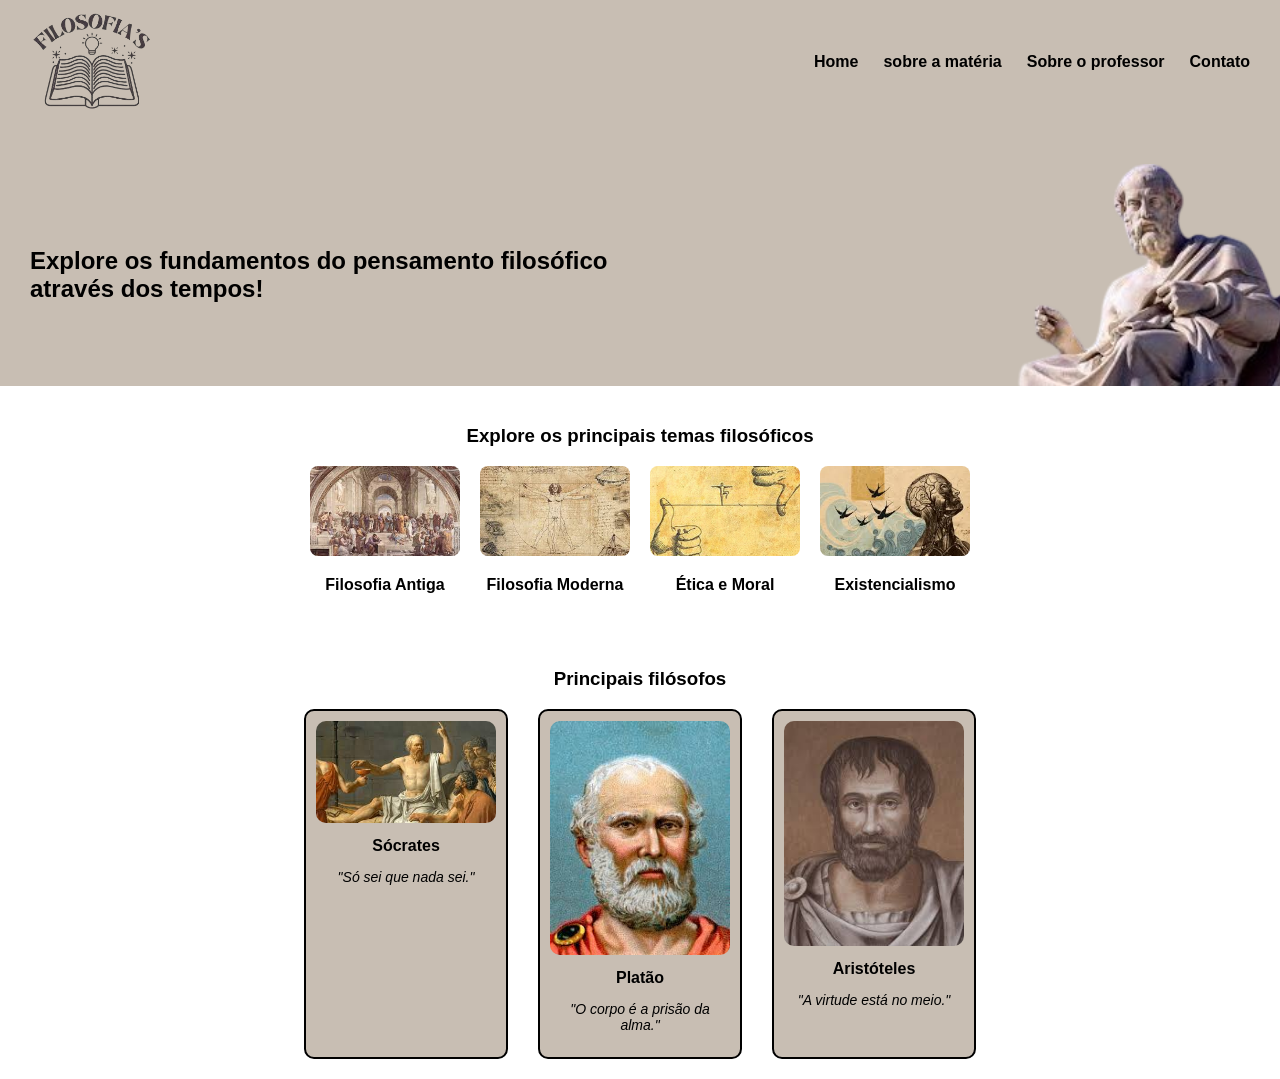
<file: index.html>
<!DOCTYPE html>
<html lang="pt-BR">
<head>
  <meta charset="UTF-8">
  <title>FiloMundi</title>
  <link rel="stylesheet" href="css/style.css">
   <link rel="website icon" type="png" href="img/logo.png">
</head>
<body>
  <header>
    <div class="logo"> 
      <img src="img/logo.png" alt="Logo Filosofias">
    </div>
    <nav>
      <ul>
        <li><a href="index.html">Home</a></li>
        <li><a href="index2.html">sobre a matéria</a></li>
        <li><a href="index4.html">Sobre o professor</a></li>
        <li><a href="index3.html">Contato</a></li>
      </ul>
    </nav>
  </header>

  <section class="apresentacao">
    <h2>Explore os fundamentos do pensamento filosófico <br>através dos tempos!</h2>
    <img src="img/platao.png" alt="Imagem de Platão" class="platao">
  </section>

  <section class="temas">
    <h3>Explore os principais temas filosóficos</h3>
    <div class="cards-temas">
      <div class="card">
        <img src="img/antiga.jpg" alt="Filosofia Antiga">
        <p><strong>Filosofia Antiga</strong></p>
      </div>
      <div class="card">
        <img src="img/moderna.jpg" alt="Filosofia Moderna">
        <p><strong>Filosofia Moderna</strong></p>
      </div>
      <div class="card">
        <img src="img/et.jpg" alt="Ética e Moral">
        <p><strong>Ética e Moral</strong></p>
      </div>
      <div class="card">
        <img src="img/existirr.jpg" alt="Existencialismo">
        <p><strong>Existencialismo</strong></p>
      </div>
    </div>
  </section>

  <section class="filosofos">
    <h3>Principais filósofos</h3>
    <div class="cards-filosofos">
      <div class="filosofo">
        <img src="img/socrates.jpg" alt="Sócrates">
        <h4>Sócrates</h4>
        <p>"Só sei que nada sei."</p>
      </div>
      <div class="filosofo">
        <img src="img/platan.jpg" alt="Platão">
        <h4>Platão</h4>
        <p>"O corpo é a prisão da alma."</p>
      </div>
      <div class="filosofo">
        <img src="img/aristoteles.jpg" alt="Aristóteles">
        <h4>Aristóteles</h4>
        <p>"A virtude está no meio."</p>
      </div>
    </div>
  </section>

</body>
</html>
</file>
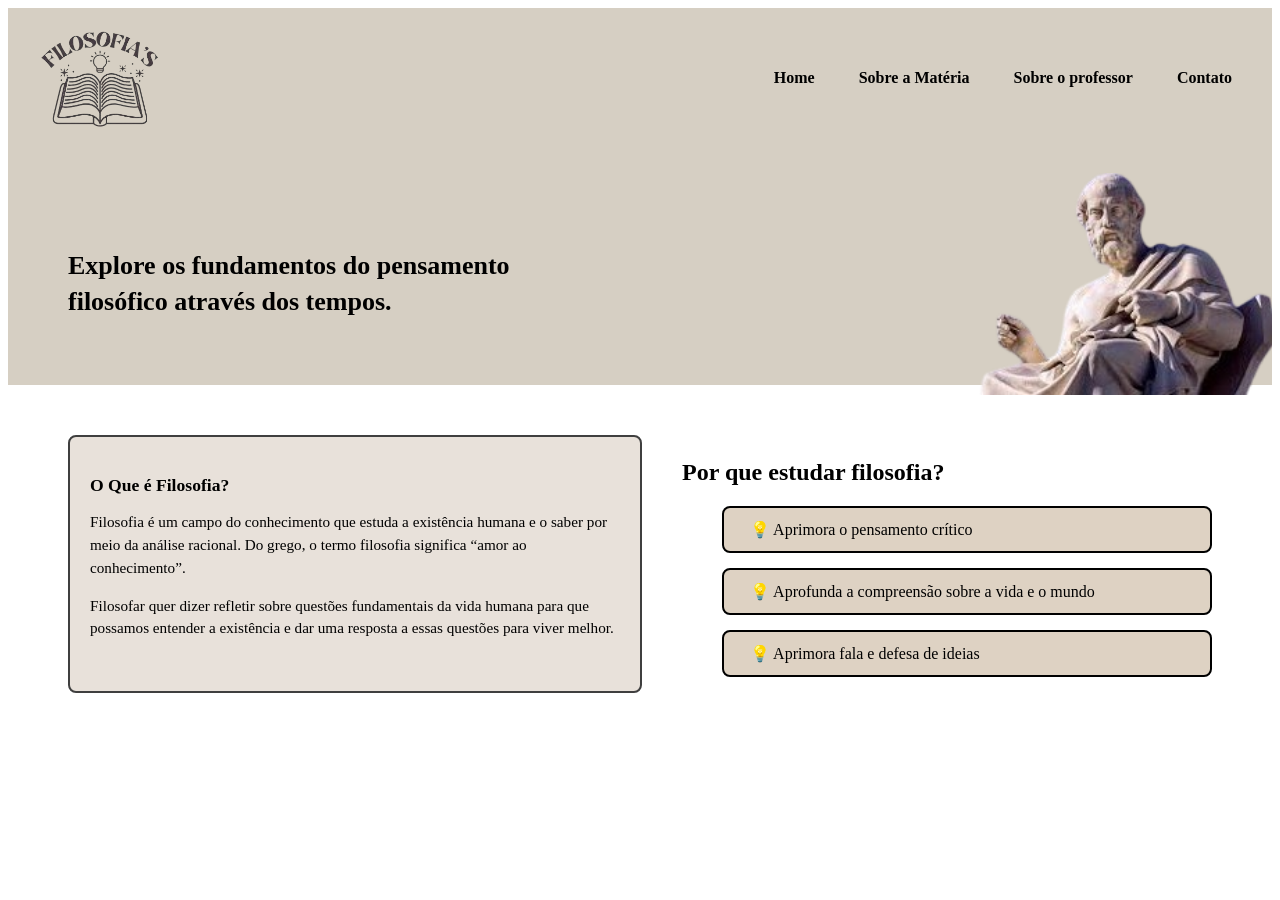
<file: index2.html>
<!DOCTYPE html>
<html lang="pt-br">
<head>
  <meta charset="UTF-8" />
  <meta name="viewport" content="width=device-width, initial-scale=1.0"/>
  <title>Filosofias</title>
   <link rel="website icon" type="png" href="img/logo.png">
  <link rel="stylesheet" href="css/style2.css">
</head>
<body>
  <header>
  <div class="header-top">
    <img src="img/logo.png" alt="Logo FiloMundi" class="logo">
    <nav>
      <a href="index.html">Home</a>
      <a href="index2.html">Sobre a Matéria</a>
      <a href="index4.html">Sobre o professor</a>
      <a href="index3.html">Contato</a>
    </nav>
  </div>

  <div class="intro">
    <h1>Explore os fundamentos do pensamento<br>filosófico através dos tempos.</h1>
    <img src="img/platao.png" alt="Filósofo" class="filosofo">
  </div>
</header>

  <section class="conteudo">
    <div class="caixa-explicacao">
      <h3>O Que é Filosofia?</h3>
      <p>Filosofia é um campo do conhecimento que estuda a existência humana e o saber por meio da análise racional. Do grego, o termo filosofia significa “amor ao conhecimento”.</p>
      <p>Filosofar quer dizer refletir sobre questões fundamentais da vida humana para que possamos entender a existência e dar uma resposta a essas questões para viver melhor.</p>
    </div>

    <div class="caixa-lista">
      <h3>Por que estudar filosofia?</h3>
      <ul>
        <li><i class="fas fa-lightbulb"></i> 💡 Aprimora o pensamento crítico</li>
        <li><i class="fas fa-book-open"></i> 💡 Aprofunda a compreensão sobre a vida e o mundo</li>
        <li><i class="fas fa-comments"></i> 💡 Aprimora fala e defesa de ideias</li>
      </ul>
    </div>
  </section>
</body>
</html>
</file>
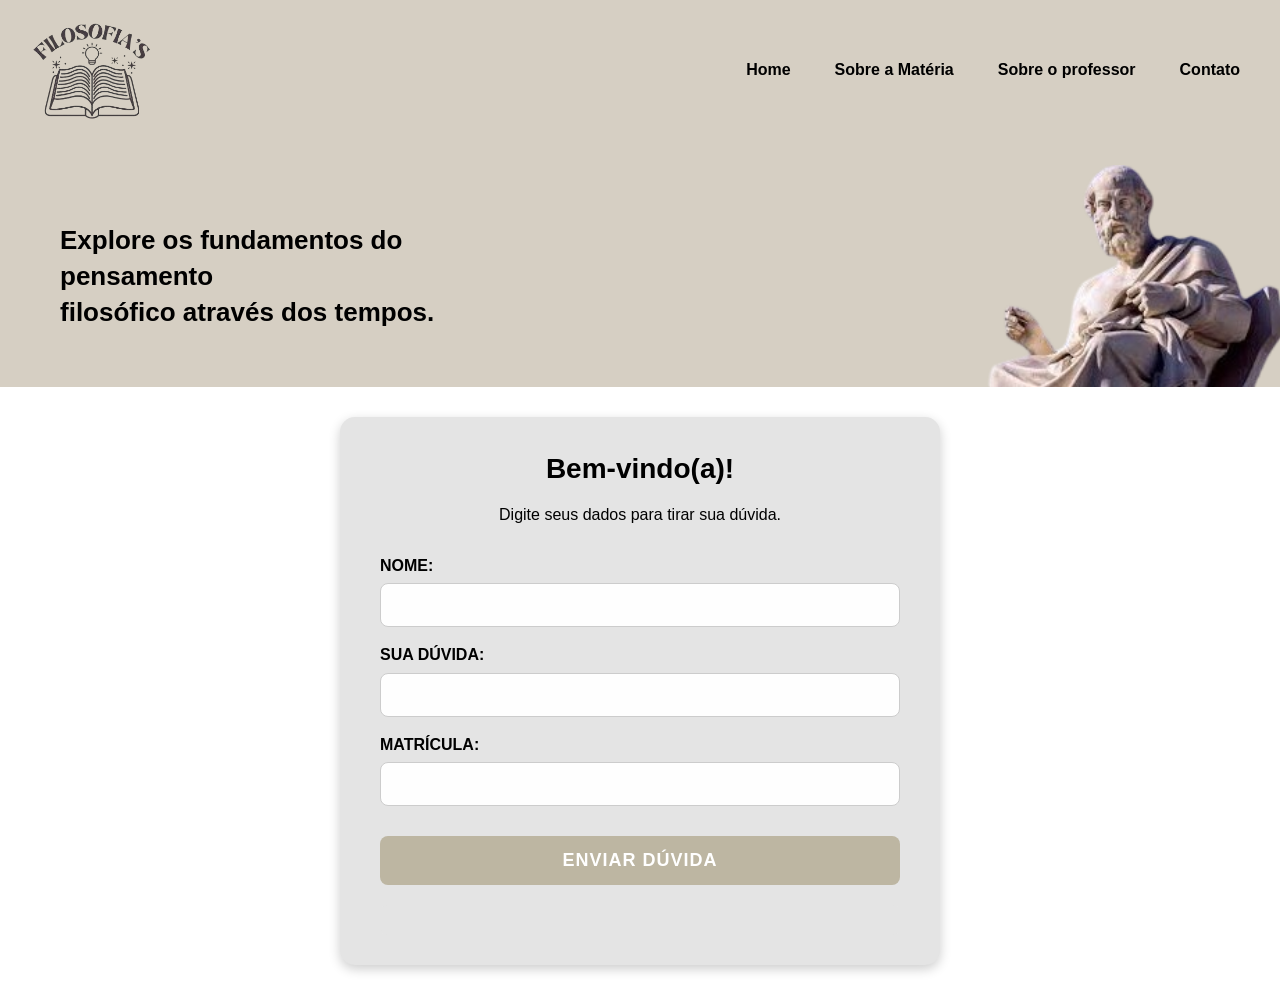
<file: index3.html>
<!DOCTYPE html>
<html lang="pt-BR">
<head>
  <meta charset="UTF-8" />
  <meta name="viewport" content="width=device-width, initial-scale=1.0">
  <title>Contato - FiloMundi</title>
  <link rel="website icon" type="png" href="img/logo.png">
  <link rel="stylesheet" href="css/style3.css" />
</head>
<body>

<header>
  <div class="header-top">
    <img src="img/logo.png" alt="Logo FiloMundi" class="logo">
    <nav>
      <a href="index.html">Home</a>
      <a href="index2.html">Sobre a Matéria</a>
      <a href="index4.html">Sobre o professor</a>
      <a href="index3.html">Contato</a>
    </nav>
  </div>

  <div class="intro">
    <h1>Explore os fundamentos do pensamento<br>filosófico através dos tempos.</h1>
    <img src="img/platao.png" alt="Filósofo" class="filosofo">
  </div>
</header>

<section class="login-container">
  <h2>Bem-vindo(a)!</h2>
  <p>Digite seus dados para tirar sua dúvida.</p>

  <form action="#" method="post">
    <label for="login-nome">NOME:</label>
    <input type="text" id="login-nome" name="login-nome"/>

    <label for="login-duvida">SUA DÚVIDA:</label>
    <input type="text" id="login-duvida" name="login-duvida" required />

    <label for="login-matricula">MATRÍCULA:</label>
    <input type="number" id="login-matricula" name="login-matricula" required />
    
    <button type="button" onclick="exibirMensagem(event)" class="btn-enviar">Enviar Dúvida</button>
    <div class="resultado" id="saida"></div>
    <script src="js/script.js"></script>
  </form>
</section>

</body>
</html>
</file>
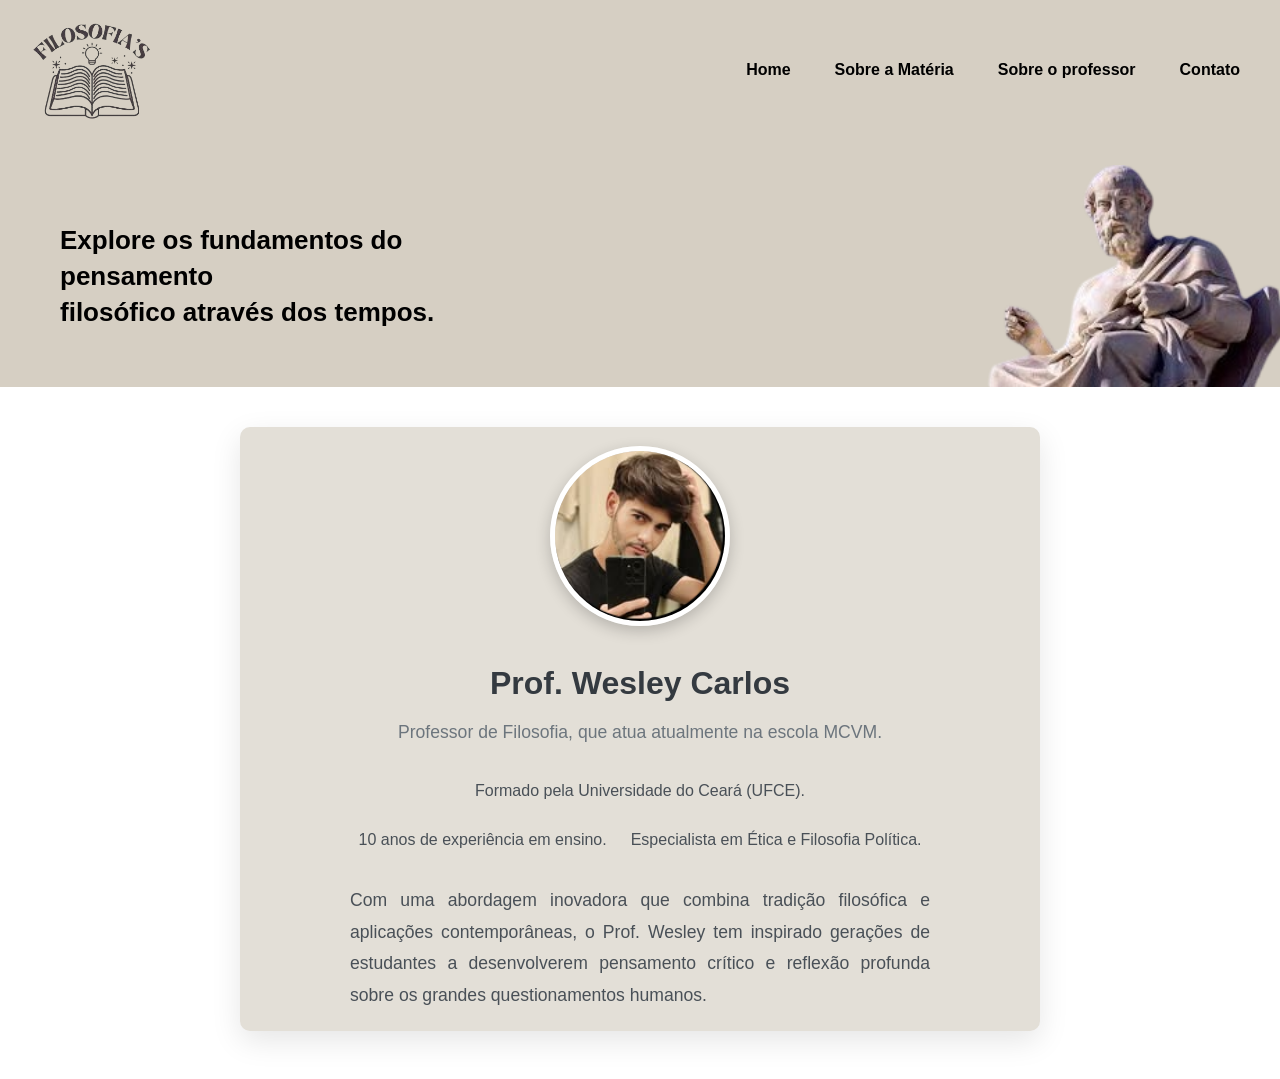
<file: index4.html>
<!DOCTYPE html>
<html lang="pt-br">
<head>
  <meta charset="UTF-8">
  <meta name="viewport" content="width=device-width, initial-scale=1.0">
  <title>Professor | FiloMundi</title>
  <link rel="stylesheet" href="css/style4.css">
  <link rel="website icon" type="png" href="img/logo.png">
  <link rel="stylesheet" href="https://cdnjs.cloudflare.com/ajax/libs/font-awesome/6.0.0/css/all.min.css">
</head>

<body>
 
 <header>
  <div class="header-top">
    <img src="img/logo.png" alt="Logo FiloMundi" class="logo">
    <nav>
      <a href="index.html">Home</a>
      <a href="index2.html">Sobre a Matéria</a>
      <a href="index4.html">Sobre o professor</a>
      <a href="index3.html">Contato</a>
    </nav>
  </div>
  <div class="intro">
    <h1>Explore os fundamentos do pensamento<br>filosófico através dos tempos.</h1>
    <img src="img/platao.png" alt="Filósofo" class="filosofo">
  </div>
</header>
  <main class="professor-container">
    <div class="professor-card">
      <div class="professor-photo">
        <img src="img/professor.png" alt="Professor de Filosofia">
      </div>
      <div class="professor-info">
        <h2>Prof. Wesley Carlos</h2>
        <p class="title">Professor de Filosofia, que atua atualmente na escola MCVM.</p>

        <div class="professor-details">
          <div class="detail-item">
            <p>Formado pela Universidade do Ceará (UFCE).</p>
          </div>
          <div class="detail-item">
            <p>10 anos de experiência em ensino.</p>
          </div>
          <div class="detail-item">
            <p>Especialista em Ética e Filosofia Política.</p>
          </div>
        </div>

        <p class="bio">
          Com uma abordagem inovadora que combina tradição filosófica e aplicações contemporâneas, o Prof. Wesley tem inspirado gerações de estudantes a desenvolverem pensamento crítico e reflexão profunda sobre os grandes questionamentos humanos.
        </p>
      </div>
    </div>
  </main>
</body>
</html>
</file>
<file: css/style.css>
body {
  margin: 0;
  font-family: Arial, sans-serif;
  background-color: #fff;
}

header {
  background-color: #c8beb3;
  display: flex;
  justify-content: space-between;
  align-items: center;
  padding: 10px 30px;
}

.logo img {
  height: 100px;
  width: auto;
}

nav ul {
  list-style: none;
  display: flex;
  gap: 25px;
  padding: 0;
  margin: 0;
}

nav a {
  text-decoration: none;
  color: #000;
  font-weight: bold;
  transition: color 0.3s;
}

nav a:hover {
  color: #694f3b;
}

.apresentacao {
  background-color: #c8beb3;
  display: flex;
  justify-content: space-between;
  align-items: center;
  padding: 40px 30px 0px;
  position: relative;
}

.apresentacao h2 {
  font-size: 24px;
  max-width: 50%;
}

.apresentacao .platao {
  max-width: 300px;
  width: 100%;
  height: auto;
  border-radius: 10px;
  object-fit: cover;
  align-self: flex-end;
  margin-left: auto;
  margin-right: -60px;
}

.temas {
  text-align: center;
  padding: 20px;
}

.cards-temas {
  display: flex;
  justify-content: center;
  gap: 20px;
  margin-top: 10px;
  flex-wrap: wrap;
}

.card {
  width: 150px;
  text-align: center;
}

.card img {
  width: 100%;
  height: 90px;
  object-fit: cover;
  border-radius: 8px;
}

.filosofos {
  text-align: center;
  padding: 20px;
}

.cards-filosofos {
  display: flex;
  justify-content: center;
  gap: 30px;
  margin-top: 15px;
  flex-wrap: wrap;
}

.filosofo {
  background-color: #c8beb3;
  width: 180px;
  padding: 10px;
  border-radius: 10px;
  border: 2px solid black;
}

.filosofo img {
  max-width: 300px;
  width: 100%;
  height: auto;
  border-radius: 10px;
  object-fit: cover;
  align-self: flex-end;
  margin-left: auto;
  margin-right:0px; 
}

.filosofo h4 {
  margin: 10px 0 5px;
}

.filosofo p {
  font-size: 14px;
  font-style: italic;
}
</file>
<file: css/style2.css>
margin: 0;
  padding: 0;
  box-sizing: border-box;
}

body {
  font-family: Arial, sans-serif;
  line-height: 1.6;
  background: #ffffff;
  color: #000;
}


header {
  background-color: #d6cfc3;
  padding-bottom: 20px;
}

.header-top {
  display: flex;
  justify-content: space-between;
  align-items: center;
  padding: 20px 30px;
}

.logo {
  height: 100px;
  width: auto;
}


nav {
  display: flex;
  gap: 1.5rem;
}

nav a {
  text-decoration: none;
  color: #000;
  font-weight: bold;
  padding: 6px 10px;
  border-radius: 6px;
  transition: color 0.3s ease;
}

nav a:hover {
  color: #a47551;
}


.intro {
  display: flex;
  justify-content: space-between;
  align-items: center;
  background-color: #d6cfc3;
  padding: 25px 60px 0px; 
  margin-bottom: -30px; 
  gap: 40px;
}

.intro h1 {
  font-size: 26px;
  max-width: 500px;
  line-height: 1.4;
  text-align: left;
}

.filosofo {
  max-width: 300px;
  width: 100%;
  height: auto;
  border-radius: 10px;
  object-fit: cover;
  align-self: flex-end;
  margin-left: auto;
  margin-right: -60px; 
}


.conteudo {
  background-color: #ffffff;
  display: flex;
  justify-content: space-between;
  padding: 50px 60px;
  gap: 40px;
}

.caixa-explicacao {
  background-color: #e8e1da;
  border: 2px solid #3f3f3f;
  padding: 20px;
  border-radius: 8px;
  flex: 1;
}

.caixa-explicacao h3 {
  font-size: 1.1rem;
  margin-bottom: 10px;
}

.caixa-explicacao p {
  font-size: 0.95rem;
  margin-bottom: 10px;
  line-height: 1.5;
}

.caixa-lista {
  flex: 1;
}

.caixa-lista h3 {
  font-size: 1.5rem;
  margin-bottom: 20px;
}

.caixa-lista ul {
  list-style: none;
  display: flex;
  flex-direction: column;
  gap: 15px;
}

.caixa-lista li {
  background-color: #ded2c3;
  padding: 12px 16px;
  border-radius: 8px;
  border: 2px solid black;
  font-weight: 500;
  display: flex;
  align-items: center;
  gap: 10px;
}

.caixa-lista i {
  color: #b18420;
}
</file>
<file: css/style3.css>
/* RESET BÁSICO */
* {
  margin: 0;
  padding: 0;
  box-sizing: border-box;
}

body {
  font-family: Arial, sans-serif;
  line-height: 1.6;
  background: #ffffff;
  color: #000;
}

/* ---------------------------- */
/*           CABEÇALHO          */
/* ---------------------------- */
header {
  background-color: #d6cfc3;
  padding-bottom: 20px;
}

.header-top {
  display: flex;
  justify-content: space-between;
  align-items: center;
  padding: 20px 30px;
}

.logo {
  height: 100px;
  width: auto;
}

/* Barra de navegação */
nav {
  display: flex;
  gap: 1.5rem;
}

nav a {
  text-decoration: none;
  color: #000;
  font-weight: bold;
  padding: 6px 10px;
  border-radius: 6px;
  transition: color 0.3s ease;
}

nav a:hover {
  color: #a47551; /* marrom claro suave no texto */
}

/* ---------------------------- */
/*     INTRO – TEXTO & IMAGEM   */
/* ---------------------------- */
.intro {
  display: flex;
  justify-content: space-between;
  align-items: center;
  background-color: #d6cfc3;
  padding: 25px 60px 0px; /* padding-bottom zero para reduzir altura inferior */
  margin-bottom: -30px; /* puxa o conteúdo seguinte para cima, deixando área bege menor */
  gap: 40px;
}

.intro h1 {
  font-size: 26px;
  max-width: 500px;
  line-height: 1.4;
  text-align: left;
}

.filosofo {
  max-width: 300px;
  width: 100%;
  height: auto;
  border-radius: 10px;
  object-fit: cover;
  align-self: flex-end;
  margin-left: auto;
  margin-right: -60px; /* imagem ainda mais no canto direito */
}

/* ---------------------------- */
/*          FORMULÁRIO          */
/* ---------------------------- */
.login-container {
  background-color: #e4e4e4;
  max-width: 600px;
  margin: 40px auto;
  padding: 30px 40px;
  border-radius: 15px;
  box-shadow: 0 4px 12px rgba(0, 0, 0, 0.2);
}

.login-container h2 {
  text-align: center;
  font-size: 28px;
  margin-bottom: 10px;
}

.login-container p {
  text-align: center;
  font-size: 16px;
  margin-bottom: 25px;
}

label {
  display: block;
  margin-top: 15px;
  font-weight: bold;
  font-size: 16px;
}

input[type="text"],
input[type="email"],
input[type="number"] {
  width: 100%;
  padding: 12px;
  margin-top: 5px;
  border-radius: 8px;
  border: 1px solid #ccc;
  background-color: #fefefe;
  font-size: 16px;
}

.btn-enviar {
  width: 100%;
  padding: 14px;
  margin-top: 30px;
  background: rgb(189, 182, 162);
  border: none;
  color: #fff;
  font-size: 18px;
  border-radius: 8px;
  cursor: pointer;
  font-weight: bold;
  text-transform: uppercase;
  letter-spacing: 1px;
  transition: background 0.3s ease, transform 0.3s ease, box-shadow 0.3s ease;
}

.btn-enviar:hover {
  background: linear-gradient(to right, #4e4e4e, #656466);
  color: #000;
  transform: translateY(-2px);
  box-shadow: 0 4px 12px rgba(0, 0, 0, 0.2);
}

.resultado {
  margin-top: 20px;
  padding: 15px;
  border-radius: 8px;
  background-color: #e4e4e4;
  color: #000;
  text-align: center;
  font-weight: bold;
}
@media (max-width: 768px) {
  .header-top {
    flex-direction: column;
    text-align: center;
    gap: 1rem;
  }

  nav {
    justify-content: center;
    flex-wrap: wrap;
  }

  .intro {
    flex-direction: column;
    text-align: center;
    padding: 20px 20px 0px;
    margin-bottom: -20px; /* reduz também no mobile */
  }

  .intro h1 {
    font-size: 20px;
    text-align: center;
  }

  .filosofo {
    max-width: 80%;
    margin-top: 20px;
    margin-right: 0;
  }

  .login-container {
    margin: 20px;
    padding: 20px;
  }
}
</file>
<file: css/style4.css>
:root {
  --cool-gray-1: #f8f9fa;
  --cool-gray-2: #e9ecef;
  --cool-gray-3: #dee2e6;
  --cool-gray-4: #ced4da;
  --cool-gray-5: #adb5bd;
  --cool-gray-6: #6c757d;
  --cool-gray-7: #495057;
  --cool-gray-8: #343a40;
  --cool-gray-9: #212529;

  --bege-topo: #d6cfc3;
  --bege-card: #e3dfd7;
}

* {
  margin: 0;
  padding: 0;
  box-sizing: border-box;
}

body {
  font-family: Arial, sans-serif;
  line-height: 1.6;
  background: #ffffff;
  color: #000;
}


header {
  background-color: #d6cfc3;
  padding-bottom: 20px;
}

.header-top {
  display: flex;
  justify-content: space-between;
  align-items: center;
  padding: 20px 30px;
}

.logo {
  height: 100px;
  width: auto;
}


nav {
  display: flex;
  gap: 1.5rem;
}

nav a {
  text-decoration: none;
  color: #000;
  font-weight: bold;
  padding: 6px 10px;
  border-radius: 6px;
  transition: color 0.3s ease;
}

nav a:hover {
  color: #a47551; 
}


.intro {
  display: flex;
  justify-content: space-between;
  align-items: center;
  background-color: #d6cfc3;
  padding: 25px 60px 0px; 
  margin-bottom: -30px; 
  gap: 40px;
}

.intro h1 {
  font-size: 26px;
  max-width: 500px;
  line-height: 1.4;
  text-align: left;
}

.filosofo {
  max-width: 300px;
  width: 100%;
  height: auto;
  border-radius: 10px;
  object-fit: cover;
  align-self: flex-end;
  margin-left: auto;
  margin-right: -60px; 
}


.professor-container {
  max-width: 1200px;
  margin: 3rem auto;
  padding: 0 2rem;
}

.professor-card {
  background: var(--bege-card);
  border-radius: 10px;
  box-shadow: 0 10px 30px rgba(0, 0, 0, 0.1);
  overflow: hidden;
  display: flex;
  flex-direction: column;
  align-items: center;
  padding: 1.2rem 1rem; 
  position: relative;
  margin-top: 50px; 
  max-width: 800px; 
  min-height: 460px; 
  width: 100%;
  margin-left: auto;
  margin-right: auto;
}

.professor-photo {
  width: 180px;
  height: 180px;
  border-radius: 50%;
  overflow: hidden;
  border: 5px solid white;
  box-shadow: 0 5px 15px rgba(0, 0, 0, 0.2);
  margin-bottom: 2rem;
}

.professor-photo img {
  width: 100%;
  height: 100%;
  object-fit: cover;
}

.professor-info {
  text-align: center;
  max-width: 600px;
}

.professor-info h2 {
  font-size: 2rem;
  color: var(--cool-gray-8);
  margin-bottom: 0.5rem;
}

.title {
  color: var(--cool-gray-6);
  font-size: 1.1rem;
  margin-bottom: 2rem;
  font-weight: 500;
}

.professor-details {
  display: flex;
  justify-content: center;
  flex-wrap: wrap;
  gap: 1.5rem;
  margin: 2rem 0;
}

.detail-item {
  font-size: 1rem;
  color: var(--cool-gray-7);
}

.bio {
  color: var(--cool-gray-7);
  line-height: 1.8;
  font-size: 1.1rem;
  text-align: justify;
  hyphens: auto;
  padding: 0 10px;
}

/* RESPONSIVO */
@media (max-width: 768px) {
  .intro {
    flex-direction: column;
    text-align: center;
  }

  .intro .imagem img {
    margin-top: 20px;
  }

  .professor-details {
    flex-direction: column;
    gap: 1rem;
  }

  .professor-info h2 {
    font-size: 1.5rem;
  }

  .professor-card {
    max-width: 95%;
    min-height: auto;
    padding: 1.5rem;
    border: 2px solid #3f3f3f;
  }
}
</file>
